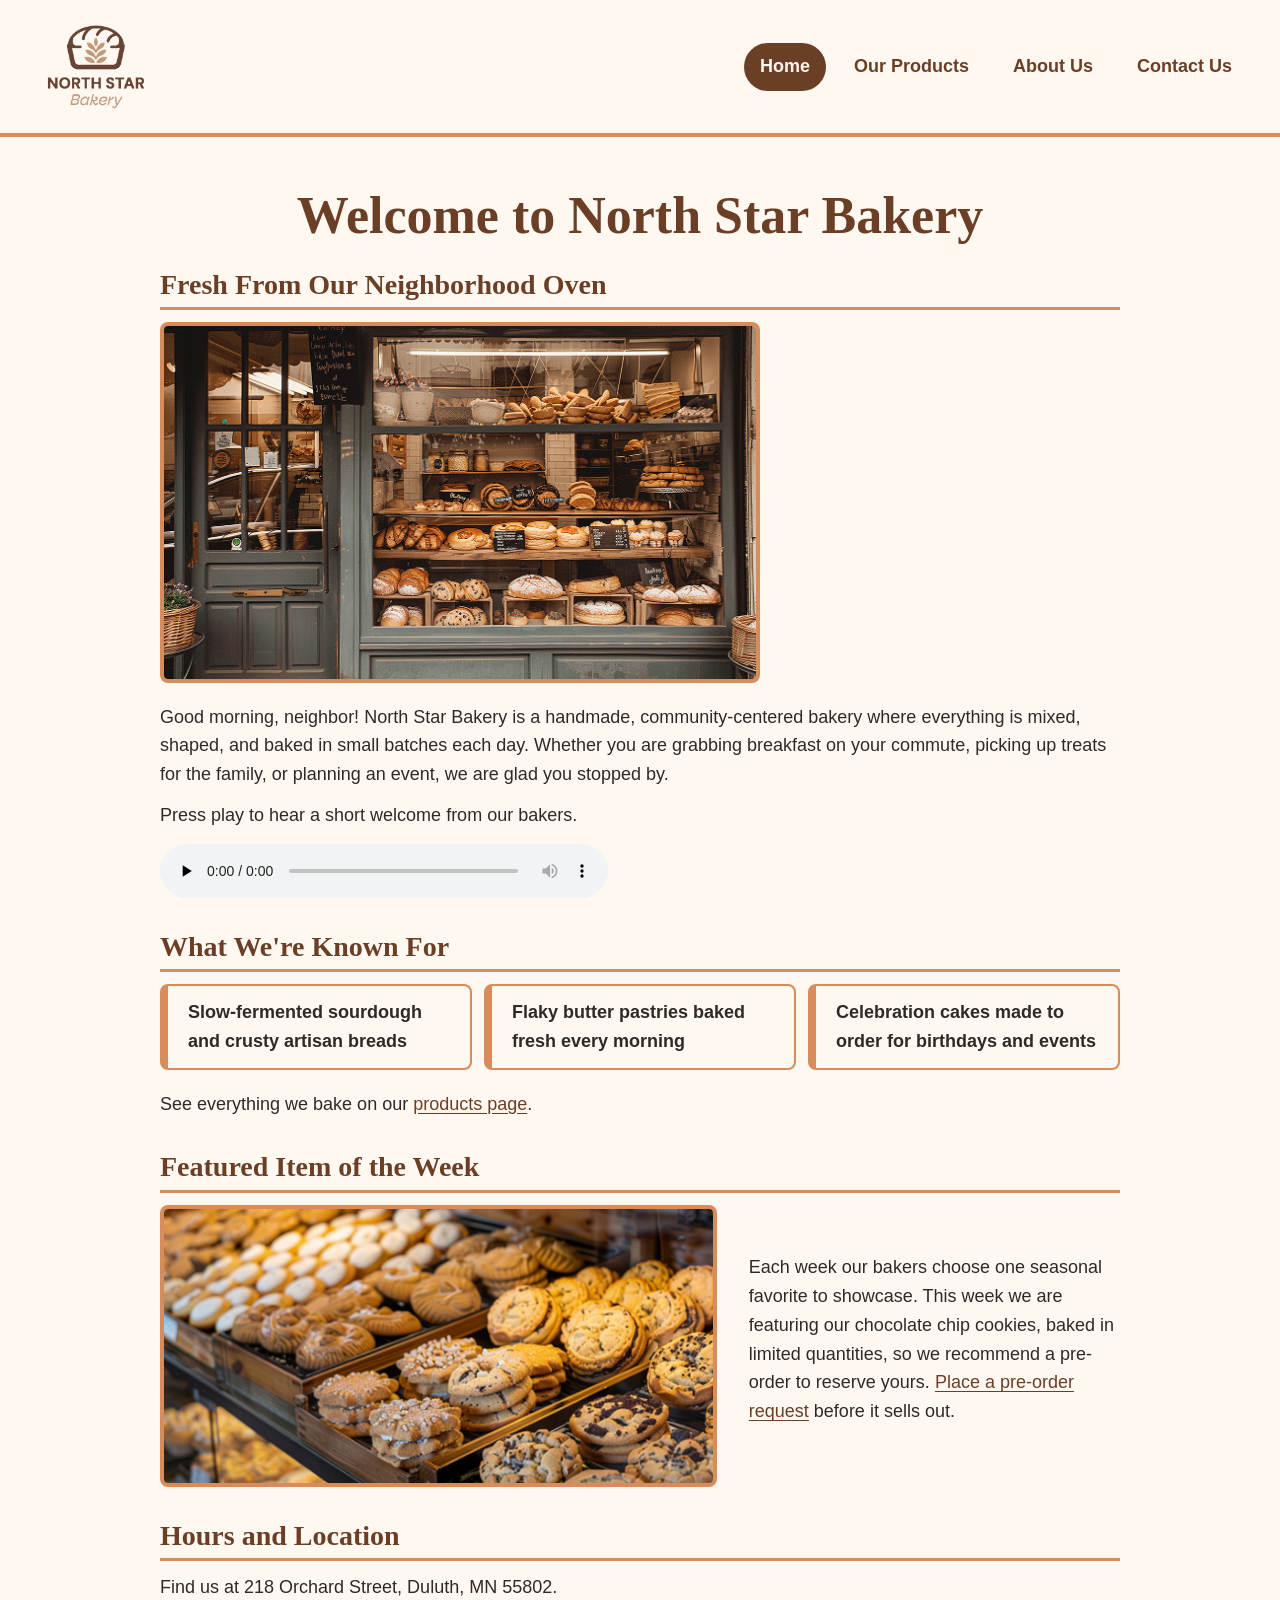
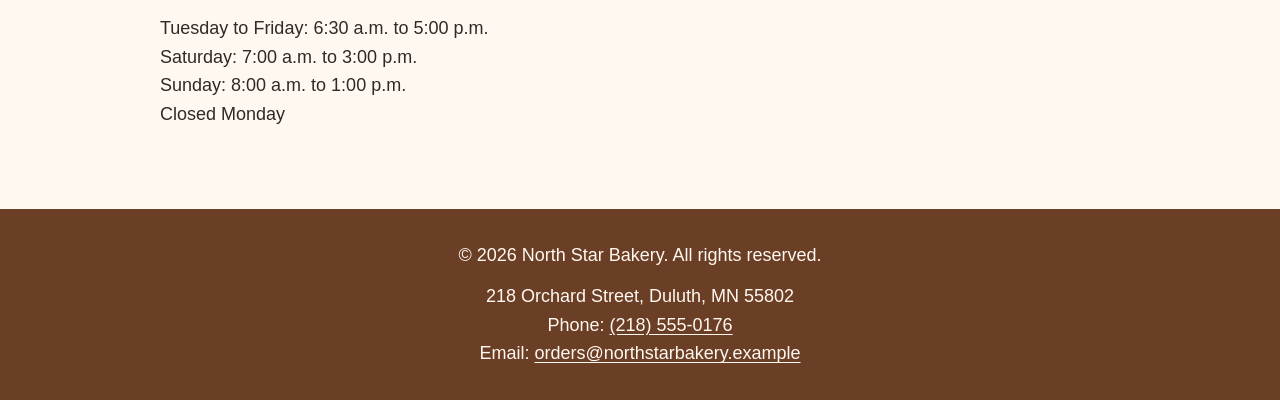
<file: index.html>
<!DOCTYPE html>
<html lang="en">
<head>
  <meta charset="UTF-8">
  <meta name="viewport" content="width=device-width, initial-scale=1.0">
  <meta name="description" content="North Star Bakery is a neighborhood bakery offering handmade breads, pastries, and cakes, with pre-orders available.">
  <title>North Star Bakery | Handmade Bread, Pastries, and Cakes</title>
  <link rel="stylesheet" href="styles.css">
  <script src="script.js" defer></script>
</head>
<body>
  <a href="#main-content">Skip to main content</a>

  <header>
    <a href="index.html"><img src="Bakery_c/bakery-logo_c.png" alt="North Star Bakery logo, a bread loaf with a wheat sprig emblem - return to home page" width="120"></a>
    <nav aria-label="Main navigation">
      <ul>
        <li><a href="index.html" aria-current="page">Home</a></li>
        <li><a href="products.html">Our Products</a></li>
        <li><a href="about.html">About Us</a></li>
        <li><a href="contact.html">Contact Us</a></li>
      </ul>
    </nav>
  </header>

  <main id="main-content">
    <h1>Welcome to North Star Bakery</h1>

    <section>
      <h2>Fresh From Our Neighborhood Oven</h2>
      <img src="Bakery_c/bakery-storefront_c.png" alt="The front of North Star Bakery, with a large shop window full of breads, rolls, and pastries on wooden shelves" width="600">
      <p>Good morning, neighbor! North Star Bakery is a handmade, community-centered bakery where everything is mixed, shaped, and baked in small batches each day. Whether you are grabbing breakfast on your commute, picking up treats for the family, or planning an event, we are glad you stopped by.</p>
      <p>Press play to hear a short welcome from our bakers.</p>
      <audio controls preload="none">
        <source src="Bakery_c/bakery-welcome_c.mp3" type="audio/mpeg">
        <p>Your browser does not support the audio element. You can <a href="Bakery_c/bakery-welcome_c.mp3">download the welcome message (MP3)</a> instead.</p>
      </audio>
    </section>

    <section>
      <h2>What We're Known For</h2>
      <ul class="feature-list">
        <li>Slow-fermented sourdough and crusty artisan breads</li>
        <li>Flaky butter pastries baked fresh every morning</li>
        <li>Celebration cakes made to order for birthdays and events</li>
      </ul>
      <p>See everything we bake on our <a href="products.html">products page</a>.</p>
    </section>

    <section>
      <h2>Featured Item of the Week</h2>
      <div class="feature">
      <picture>
        <source media="(min-width: 800px)" srcset="Bakery_c/bakery-feature-large_c.png">
        <img src="Bakery_c/bakery-feature-small_c.png" alt="Trays of freshly baked cookies, including chocolate chip cookies, and glazed pastries in the North Star Bakery display case" width="600">
      </picture>
      <p>Each week our bakers choose one seasonal favorite to showcase. This week we are featuring our chocolate chip cookies, baked in limited quantities, so we recommend a pre-order to reserve yours. <a href="contact.html">Place a pre-order request</a> before it sells out.</p>
      </div>
    </section>

    <section>
      <h2>Hours and Location</h2>
      <p>Find us at 218 Orchard Street, Duluth, MN 55802.</p>
      <p>Tuesday to Friday: 6:30 a.m. to 5:00 p.m.<br>
      Saturday: 7:00 a.m. to 3:00 p.m.<br>
      Sunday: 8:00 a.m. to 1:00 p.m.<br>
      Closed Monday</p>
    </section>
  </main>

  <footer>
    <p>&copy; 2026 North Star Bakery. All rights reserved.</p>
    <address>
      218 Orchard Street, Duluth, MN 55802<br>
      Phone: <a href="tel:+12185550176">(218) 555-0176</a><br>
      Email: <a href="mailto:orders@northstarbakery.example">orders@northstarbakery.example</a>
    </address>
  </footer>
</body>
</html>
</file>
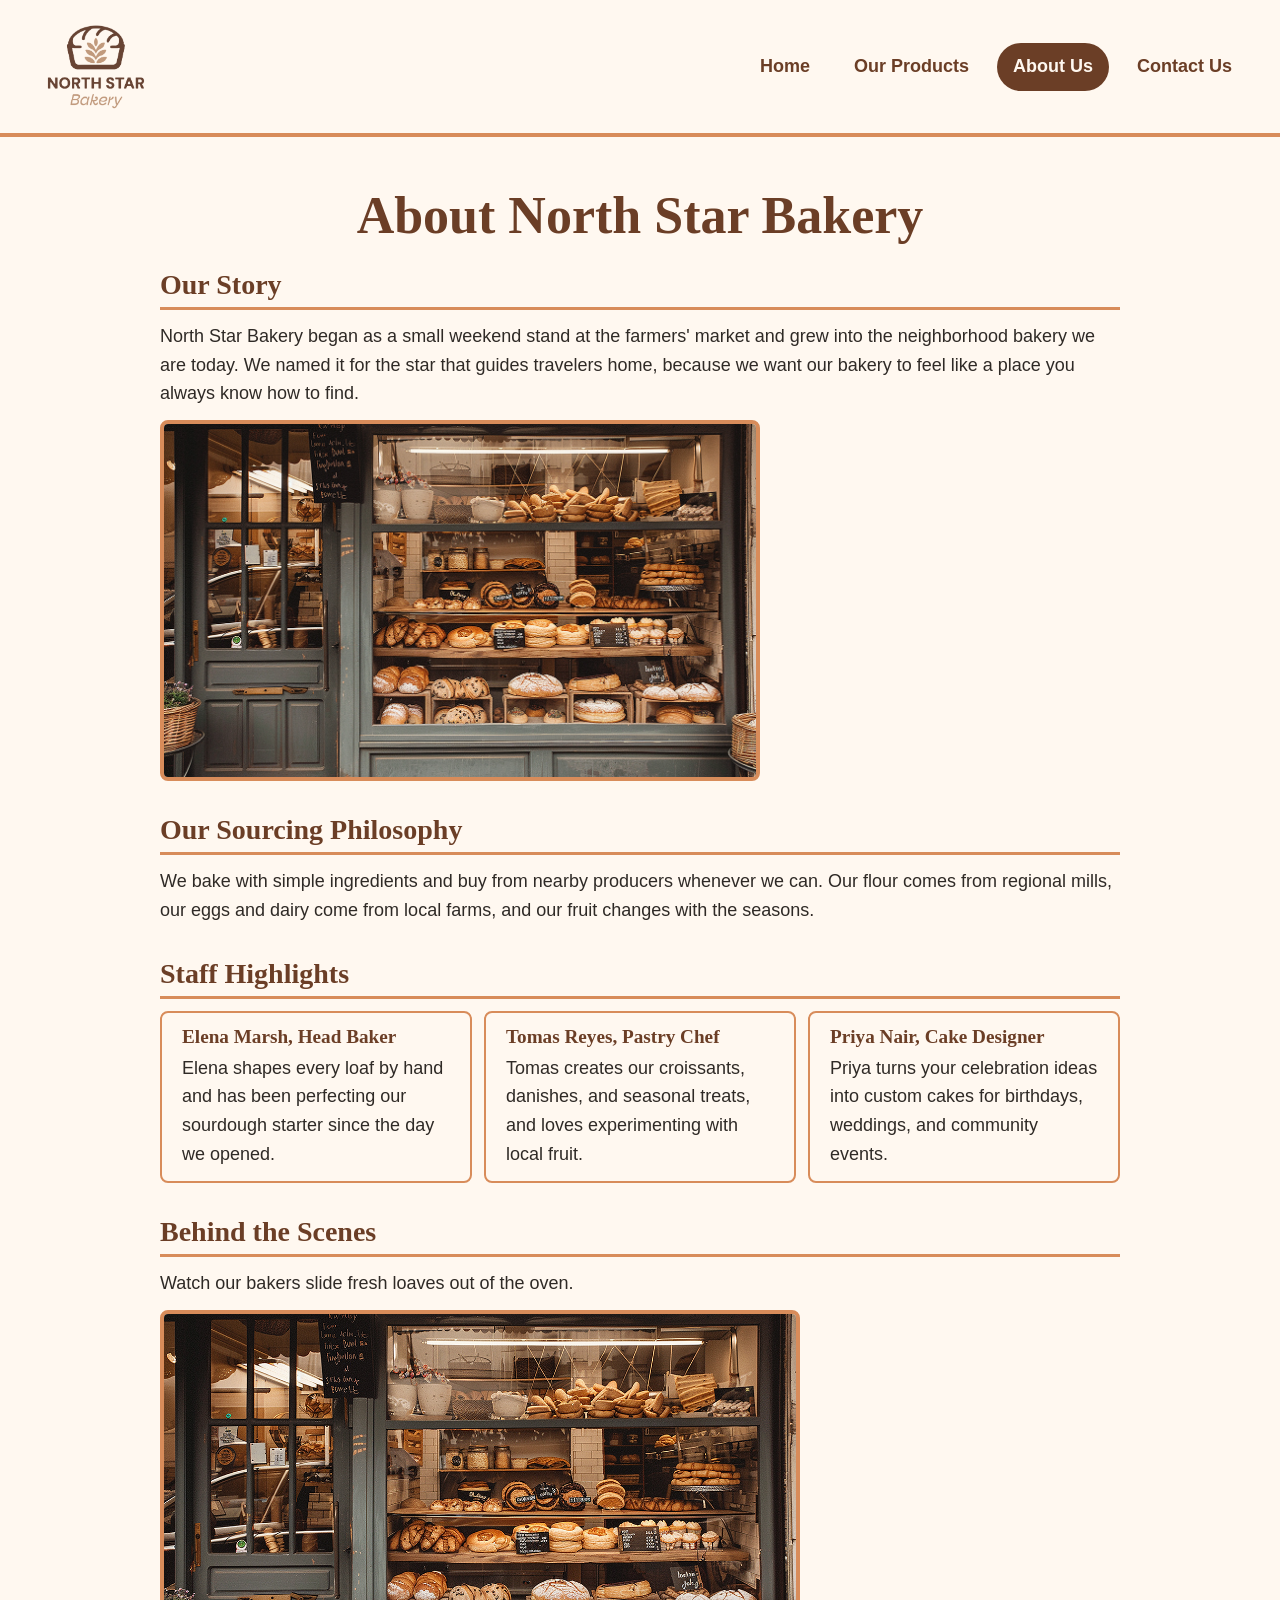
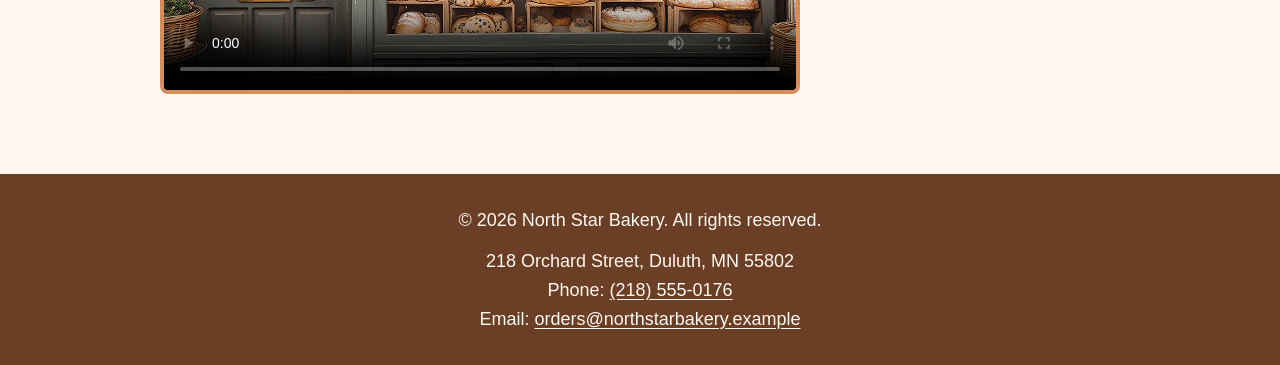
<file: about.html>
<!DOCTYPE html>
<html lang="en">
<head>
  <meta charset="UTF-8">
  <meta name="viewport" content="width=device-width, initial-scale=1.0">
  <meta name="description" content="Learn the story, sourcing philosophy, and team behind North Star Bakery.">
  <title>About Us | North Star Bakery</title>
  <link rel="stylesheet" href="styles.css">
  <script src="script.js" defer></script>
</head>
<body>
  <a href="#main-content">Skip to main content</a>

  <header>
    <a href="index.html"><img src="Bakery_c/bakery-logo_c.png" alt="North Star Bakery logo, a bread loaf with a wheat sprig emblem - return to home page" width="120"></a>
    <nav aria-label="Main navigation">
      <ul>
        <li><a href="index.html">Home</a></li>
        <li><a href="products.html">Our Products</a></li>
        <li><a href="about.html" aria-current="page">About Us</a></li>
        <li><a href="contact.html">Contact Us</a></li>
      </ul>
    </nav>
  </header>

  <main id="main-content">
    <h1>About North Star Bakery</h1>

    <section>
      <h2>Our Story</h2>
      <p>North Star Bakery began as a small weekend stand at the farmers' market and grew into the neighborhood bakery we are today. We named it for the star that guides travelers home, because we want our bakery to feel like a place you always know how to find.</p>
      <img src="Bakery_c/bakery-storefront_c.png" alt="North Star Bakery's storefront window, where neighbors stop in each morning for fresh bread and pastries" width="600">
    </section>

    <section>
      <h2>Our Sourcing Philosophy</h2>
      <p>We bake with simple ingredients and buy from nearby producers whenever we can. Our flour comes from regional mills, our eggs and dairy come from local farms, and our fruit changes with the seasons.</p>
    </section>

    <section>
      <h2>Staff Highlights</h2>
      <div class="card-row">
        <article>
          <h3>Elena Marsh, Head Baker</h3>
          <p>Elena shapes every loaf by hand and has been perfecting our sourdough starter since the day we opened.</p>
        </article>
        <article>
          <h3>Tomas Reyes, Pastry Chef</h3>
          <p>Tomas creates our croissants, danishes, and seasonal treats, and loves experimenting with local fruit.</p>
        </article>
        <article>
          <h3>Priya Nair, Cake Designer</h3>
          <p>Priya turns your celebration ideas into custom cakes for birthdays, weddings, and community events.</p>
        </article>
      </div>
    </section>

    <section>
      <h2>Behind the Scenes</h2>
      <p>Watch our bakers slide fresh loaves out of the oven.</p>
      <video controls preload="metadata" poster="Bakery_c/bakery-storefront_c.png" width="640">
        <source src="Bakery_c/bakery-behind-scenes_c.mp4" type="video/mp4">
        <p>Your browser does not support the video element. The video shows our baker using a wooden peel to slide freshly baked loaves out of the oven. You can <a href="Bakery_c/bakery-behind-scenes_c.mp4">download the behind-the-scenes video (MP4)</a> instead.</p>
      </video>
    </section>
  </main>

  <footer>
    <p>&copy; 2026 North Star Bakery. All rights reserved.</p>
    <address>
      218 Orchard Street, Duluth, MN 55802<br>
      Phone: <a href="tel:+12185550176">(218) 555-0176</a><br>
      Email: <a href="mailto:orders@northstarbakery.example">orders@northstarbakery.example</a>
    </address>
  </footer>
</body>
</html>
</file>
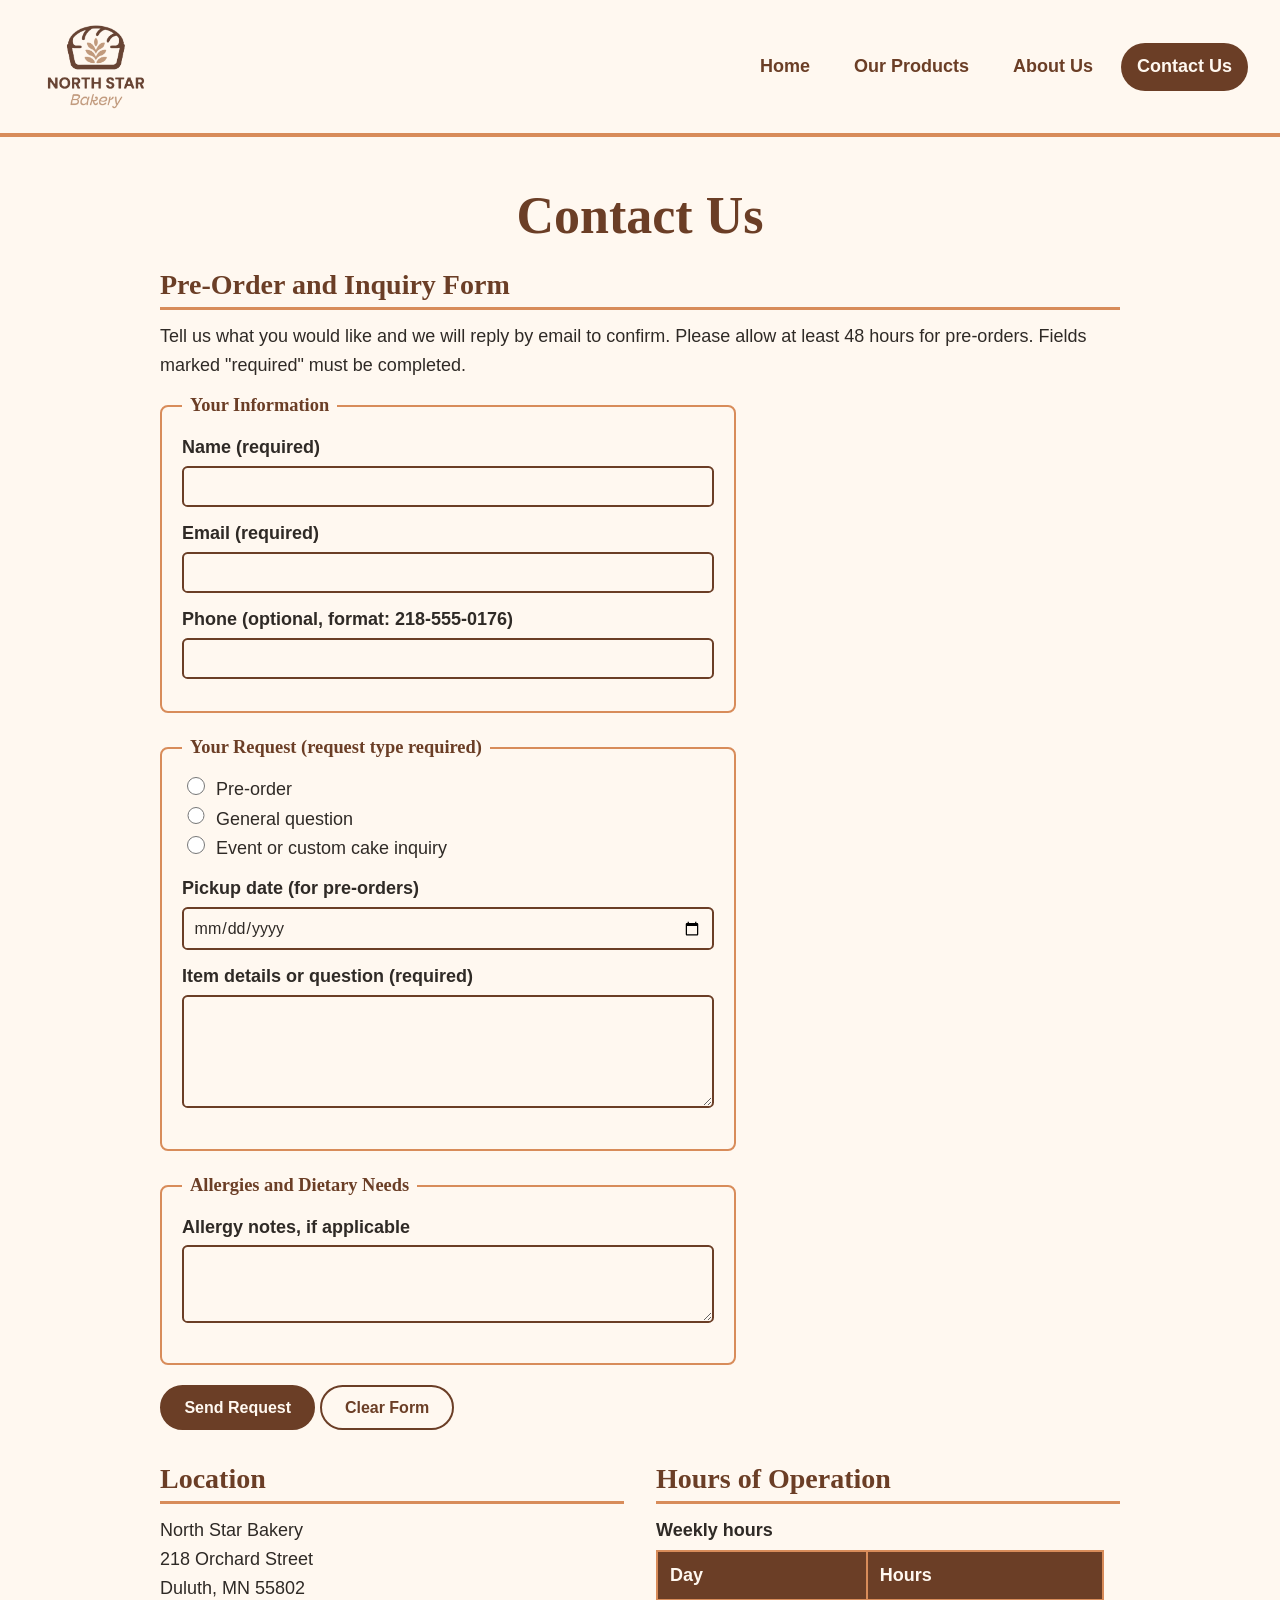
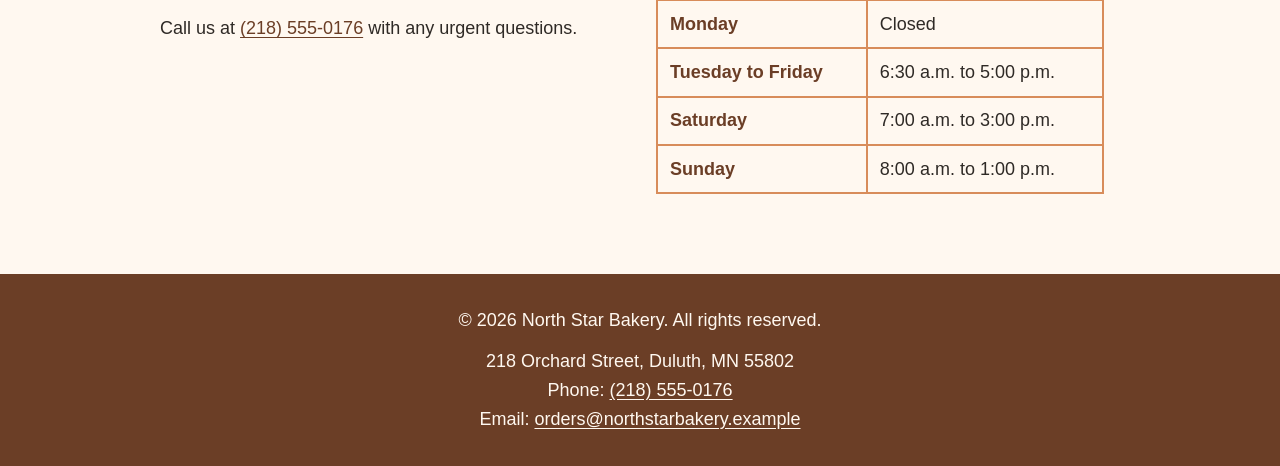
<file: contact.html>
<!DOCTYPE html>
<html lang="en">
<head>
  <meta charset="UTF-8">
  <meta name="viewport" content="width=device-width, initial-scale=1.0">
  <meta name="description" content="Send a pre-order or inquiry to North Star Bakery and find our location and hours.">
  <title>Contact Us | North Star Bakery</title>
  <link rel="stylesheet" href="styles.css">
  <script src="script.js" defer></script>
</head>
<body>
  <a href="#main-content">Skip to main content</a>

  <header>
    <a href="index.html"><img src="Bakery_c/bakery-logo_c.png" alt="North Star Bakery logo, a bread loaf with a wheat sprig emblem - return to home page" width="120"></a>
    <nav aria-label="Main navigation">
      <ul>
        <li><a href="index.html">Home</a></li>
        <li><a href="products.html">Our Products</a></li>
        <li><a href="about.html">About Us</a></li>
        <li><a href="contact.html" aria-current="page">Contact Us</a></li>
      </ul>
    </nav>
  </header>

  <main id="main-content">
    <h1>Contact Us</h1>

    <section>
      <h2>Pre-Order and Inquiry Form</h2>
      <p>Tell us what you would like and we will reply by email to confirm. Please allow at least 48 hours for pre-orders. Fields marked "required" must be completed.</p>

      <div id="form-status" role="status" tabindex="-1" hidden></div>
      <p id="prefill-note" hidden></p>

      <form id="contact-form" action="https://example.com/preorder" method="post" novalidate>
        <fieldset>
          <legend>Your Information</legend>
          <p>
            <label for="name">Name (required)</label><br>
            <input type="text" id="name" name="name" required minlength="2" maxlength="60" autocomplete="name" aria-describedby="name-error">
            <span class="error" id="name-error" aria-live="polite"></span>
          </p>
          <p>
            <label for="email">Email (required)</label><br>
            <input type="email" id="email" name="email" required autocomplete="email" aria-describedby="email-error">
            <span class="error" id="email-error" aria-live="polite"></span>
          </p>
          <p>
            <label for="phone">Phone (optional, format: 218-555-0176)</label><br>
            <input type="tel" id="phone" name="phone" pattern="[0-9]{3}-[0-9]{3}-[0-9]{4}" title="Enter a phone number in the format 218-555-0176" autocomplete="tel" aria-describedby="phone-error">
            <span class="error" id="phone-error" aria-live="polite"></span>
          </p>
        </fieldset>

        <fieldset>
          <legend>Your Request (request type required)</legend>
          <p>
            <input type="radio" id="type-preorder" name="request-type" value="pre-order" required>
            <label for="type-preorder">Pre-order</label><br>
            <input type="radio" id="type-question" name="request-type" value="general-question">
            <label for="type-question">General question</label><br>
            <input type="radio" id="type-event" name="request-type" value="event-inquiry">
            <label for="type-event">Event or custom cake inquiry</label>
            <span class="error" id="type-error" aria-live="polite"></span>
          </p>
          <p>
            <label for="pickup-date">Pickup date (for pre-orders)</label><br>
            <input type="date" id="pickup-date" name="pickup-date" aria-describedby="pickup-date-error">
            <span class="error" id="pickup-date-error" aria-live="polite"></span>
          </p>
          <p>
            <label for="details">Item details or question (required)</label><br>
            <textarea id="details" name="details" rows="5" cols="40" required minlength="10" maxlength="500" aria-describedby="details-error"></textarea>
            <span class="error" id="details-error" aria-live="polite"></span>
          </p>
        </fieldset>

        <fieldset>
          <legend>Allergies and Dietary Needs</legend>
          <p>
            <label for="allergies">Allergy notes, if applicable</label><br>
            <textarea id="allergies" name="allergies" rows="3" cols="40" maxlength="300" aria-describedby="allergies-error"></textarea>
            <span class="error" id="allergies-error" aria-live="polite"></span>
          </p>
        </fieldset>

        <p>
          <button type="submit">Send Request</button>
          <button type="reset">Clear Form</button>
        </p>
      </form>
    </section>

    <div class="info-row">
    <section>
      <h2>Location</h2>
      <p>North Star Bakery<br>
      218 Orchard Street<br>
      Duluth, MN 55802</p>
      <p>Call us at <a href="tel:+12185550176">(218) 555-0176</a> with any urgent questions.</p>
    </section>

    <section>
      <h2>Hours of Operation</h2>
      <table>
        <caption>Weekly hours</caption>
        <thead>
          <tr>
            <th scope="col">Day</th>
            <th scope="col">Hours</th>
          </tr>
        </thead>
        <tbody>
          <tr>
            <th scope="row">Monday</th>
            <td>Closed</td>
          </tr>
          <tr>
            <th scope="row">Tuesday to Friday</th>
            <td>6:30 a.m. to 5:00 p.m.</td>
          </tr>
          <tr>
            <th scope="row">Saturday</th>
            <td>7:00 a.m. to 3:00 p.m.</td>
          </tr>
          <tr>
            <th scope="row">Sunday</th>
            <td>8:00 a.m. to 1:00 p.m.</td>
          </tr>
        </tbody>
      </table>
    </section>
    </div>
  </main>

  <footer>
    <p>&copy; 2026 North Star Bakery. All rights reserved.</p>
    <address>
      218 Orchard Street, Duluth, MN 55802<br>
      Phone: <a href="tel:+12185550176">(218) 555-0176</a><br>
      Email: <a href="mailto:orders@northstarbakery.example">orders@northstarbakery.example</a>
    </address>
  </footer>
</body>
</html>
</file>
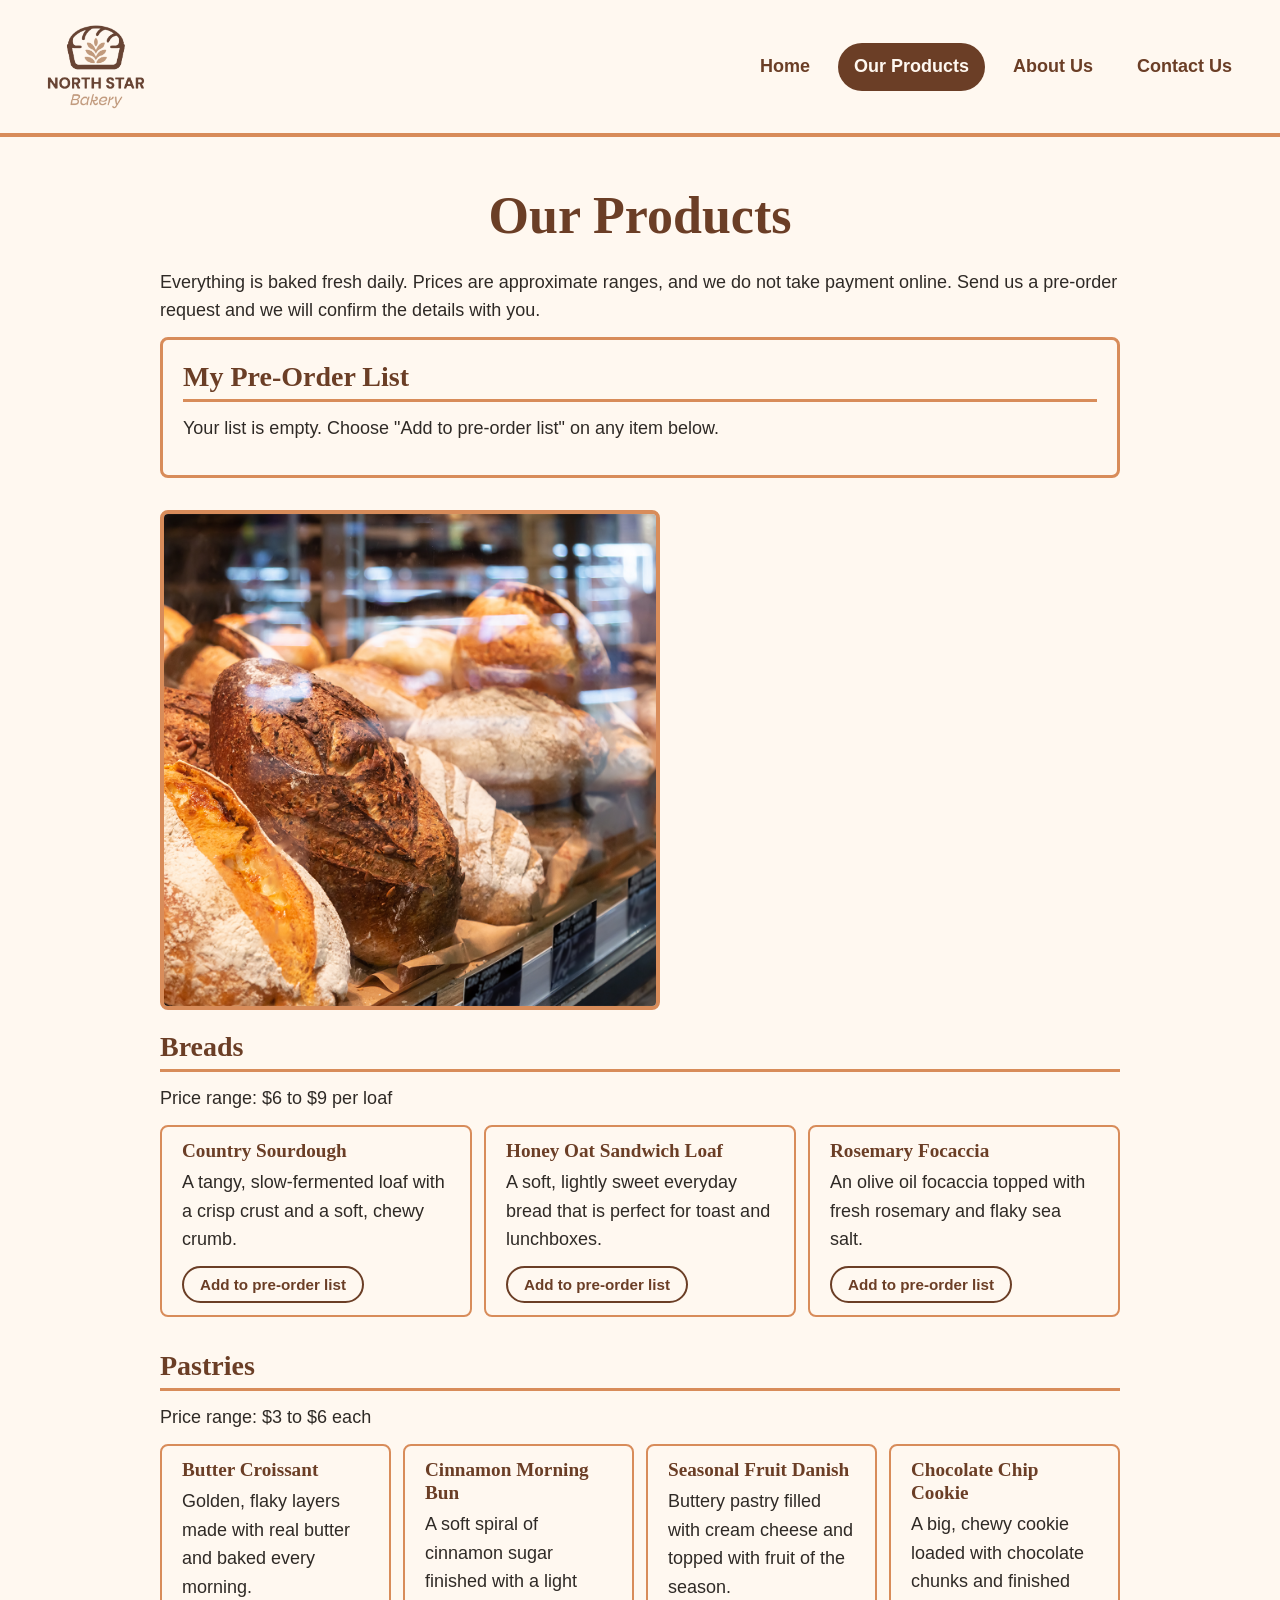
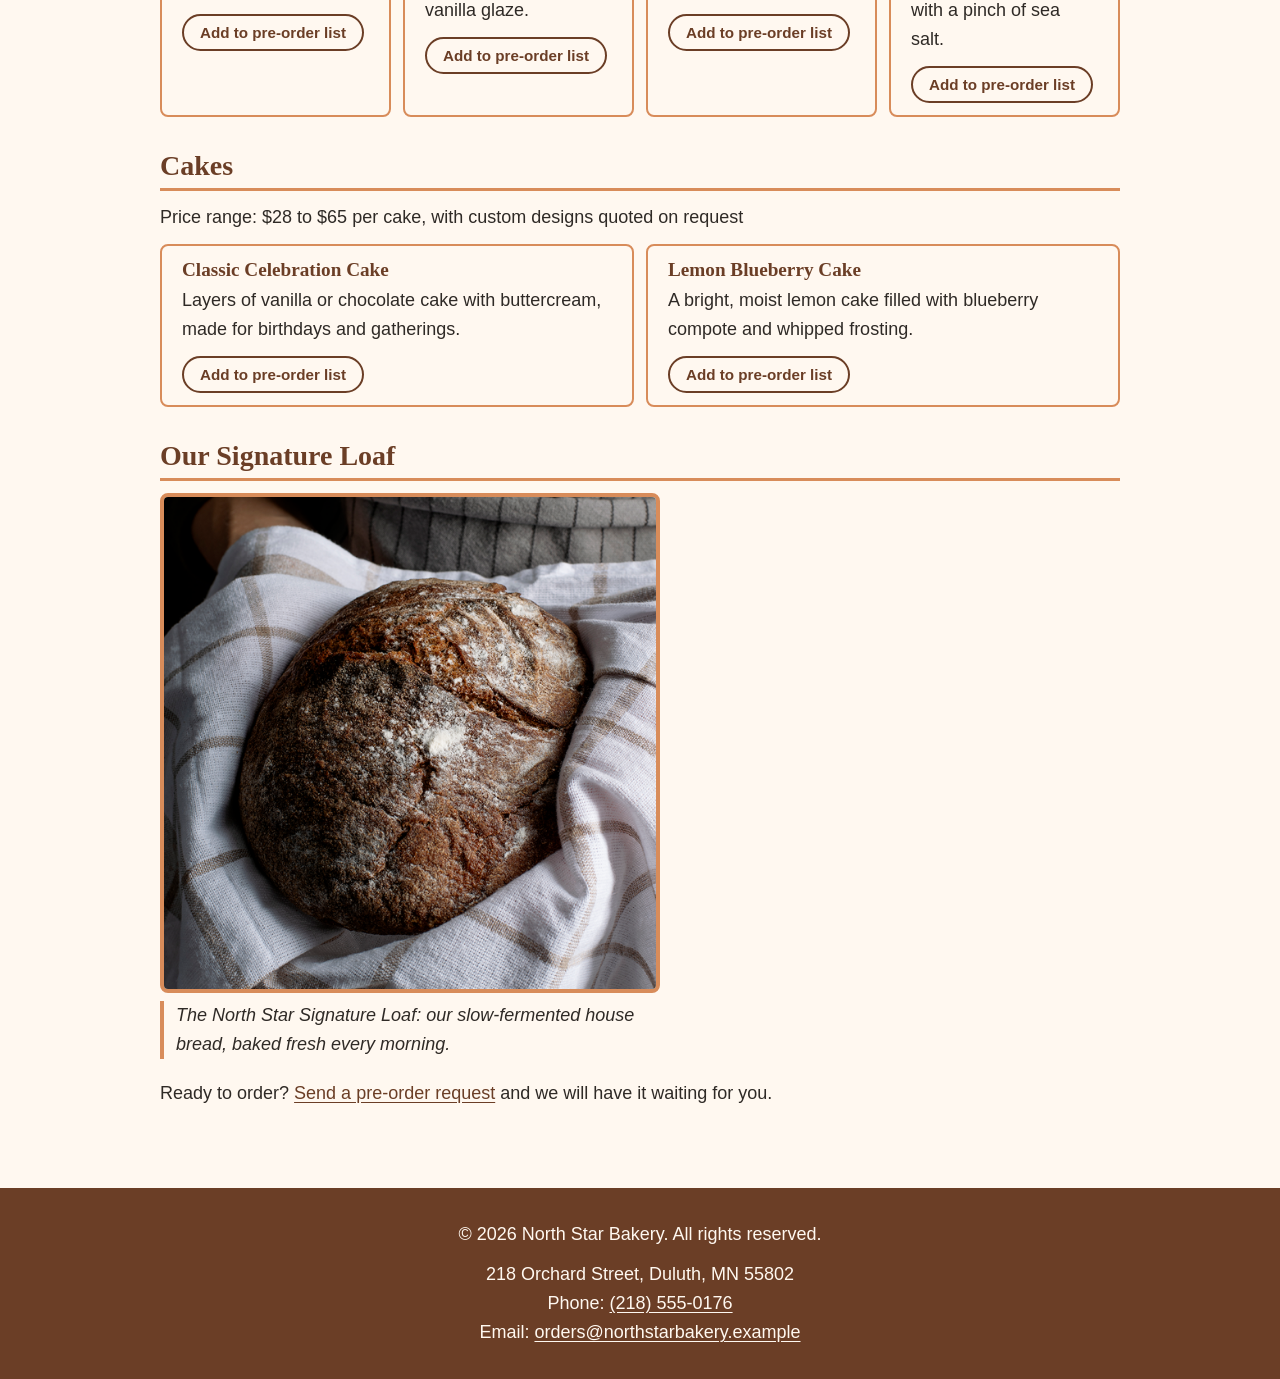
<file: products.html>
<!DOCTYPE html>
<html lang="en">
<head>
  <meta charset="UTF-8">
  <meta name="viewport" content="width=device-width, initial-scale=1.0">
  <meta name="description" content="Browse North Star Bakery's breads, pastries, and cakes, with brief descriptions and price ranges.">
  <title>Our Products | North Star Bakery</title>
  <link rel="stylesheet" href="styles.css">
  <script src="script.js" defer></script>
</head>
<body>
  <a href="#main-content">Skip to main content</a>

  <header>
    <a href="index.html"><img src="Bakery_c/bakery-logo_c.png" alt="North Star Bakery logo, a bread loaf with a wheat sprig emblem - return to home page" width="120"></a>
    <nav aria-label="Main navigation">
      <ul>
        <li><a href="index.html">Home</a></li>
        <li><a href="products.html" aria-current="page">Our Products</a></li>
        <li><a href="about.html">About Us</a></li>
        <li><a href="contact.html">Contact Us</a></li>
      </ul>
    </nav>
  </header>

  <main id="main-content">
    <h1>Our Products</h1>
    <p>Everything is baked fresh daily. Prices are approximate ranges, and we do not take payment online. Send us a pre-order request and we will confirm the details with you.</p>

    <section id="my-list" aria-labelledby="list-heading">
      <h2 id="list-heading">My Pre-Order List</h2>
      <p id="list-status" aria-live="polite">Your list is empty. Choose "Add to pre-order list" on any item below.</p>
      <ul id="saved-list"></ul>
      <div id="list-actions" hidden>
        <a href="contact.html">Request these items</a>
        <button type="button" id="clear-list" class="small-btn">Clear list</button>
      </div>
    </section>

    <img src="Bakery_c/bakery-bread_c.png" alt="Crusty artisan loaves, including a dark seeded loaf and flour-dusted rounds, stacked in a bakery display case" width="500">

    <section>
      <h2>Breads</h2>
      <p>Price range: $6 to $9 per loaf</p>
      <div class="card-row">
        <article>
          <h3>Country Sourdough</h3>
          <p>A tangy, slow-fermented loaf with a crisp crust and a soft, chewy crumb.</p>
          <button type="button" class="save-btn" data-id="country-sourdough" aria-pressed="false">Add to pre-order list</button>
        </article>
        <article>
          <h3>Honey Oat Sandwich Loaf</h3>
          <p>A soft, lightly sweet everyday bread that is perfect for toast and lunchboxes.</p>
          <button type="button" class="save-btn" data-id="honey-oat-loaf" aria-pressed="false">Add to pre-order list</button>
        </article>
        <article>
          <h3>Rosemary Focaccia</h3>
          <p>An olive oil focaccia topped with fresh rosemary and flaky sea salt.</p>
          <button type="button" class="save-btn" data-id="rosemary-focaccia" aria-pressed="false">Add to pre-order list</button>
        </article>
      </div>
    </section>

    <section>
      <h2>Pastries</h2>
      <p>Price range: $3 to $6 each</p>
      <div class="card-row">
        <article>
          <h3>Butter Croissant</h3>
          <p>Golden, flaky layers made with real butter and baked every morning.</p>
          <button type="button" class="save-btn" data-id="butter-croissant" aria-pressed="false">Add to pre-order list</button>
        </article>
        <article>
          <h3>Cinnamon Morning Bun</h3>
          <p>A soft spiral of cinnamon sugar finished with a light vanilla glaze.</p>
          <button type="button" class="save-btn" data-id="cinnamon-morning-bun" aria-pressed="false">Add to pre-order list</button>
        </article>
        <article>
          <h3>Seasonal Fruit Danish</h3>
          <p>Buttery pastry filled with cream cheese and topped with fruit of the season.</p>
          <button type="button" class="save-btn" data-id="seasonal-fruit-danish" aria-pressed="false">Add to pre-order list</button>
        </article>
        <article>
          <h3>Chocolate Chip Cookie</h3>
          <p>A big, chewy cookie loaded with chocolate chunks and finished with a pinch of sea salt.</p>
          <button type="button" class="save-btn" data-id="chocolate-chip-cookie" aria-pressed="false">Add to pre-order list</button>
        </article>
      </div>
    </section>

    <section>
      <h2>Cakes</h2>
      <p>Price range: $28 to $65 per cake, with custom designs quoted on request</p>
      <div class="card-row">
        <article>
          <h3>Classic Celebration Cake</h3>
          <p>Layers of vanilla or chocolate cake with buttercream, made for birthdays and gatherings.</p>
          <button type="button" class="save-btn" data-id="classic-celebration-cake" aria-pressed="false">Add to pre-order list</button>
        </article>
        <article>
          <h3>Lemon Blueberry Cake</h3>
          <p>A bright, moist lemon cake filled with blueberry compote and whipped frosting.</p>
          <button type="button" class="save-btn" data-id="lemon-blueberry-cake" aria-pressed="false">Add to pre-order list</button>
        </article>
      </div>
    </section>

    <section>
      <h2>Our Signature Loaf</h2>
      <figure>
        <img src="Bakery_c/bakery-signature-loaf_c.png" alt="North Star Bakery's Signature Loaf, a round, flour-dusted artisan loaf with a scored crust, resting in a checked kitchen towel" width="500">
        <figcaption>The North Star Signature Loaf: our slow-fermented house bread, baked fresh every morning.</figcaption>
      </figure>
      <p>Ready to order? <a href="contact.html">Send a pre-order request</a> and we will have it waiting for you.</p>
    </section>
  </main>

  <footer>
    <p>&copy; 2026 North Star Bakery. All rights reserved.</p>
    <address>
      218 Orchard Street, Duluth, MN 55802<br>
      Phone: <a href="tel:+12185550176">(218) 555-0176</a><br>
      Email: <a href="mailto:orders@northstarbakery.example">orders@northstarbakery.example</a>
    </address>
  </footer>
</body>
</html>
</file>
<file: styles.css>
/* ==========================================================
   North Star Bakery - Visual Design System
   Warm, handmade, and community centered.

   Colors (4):
     Cream    #FFF8F0  page background
     Brown    #6B3E26  headings, links, buttons, footer
     Peach    #D88C5A  accents, borders, hover states
     Charcoal #2F2A26  body text

   Fonts (2):
     Georgia (serif)  headings
     Arial (sans)     body text, navigation, forms
   ========================================================== */

:root {
  --cream: #FFF8F0;
  --brown: #6B3E26;
  --peach: #D88C5A;
  --charcoal: #2F2A26;

  --font-heading: Georgia, "Times New Roman", serif;
  --font-body: Arial, Helvetica, sans-serif;

  --space-s: 0.75rem;
  --space-m: 1.25rem;
  --space-l: 2rem;
}

/* ---------- Base (mobile first) ---------- */
*,
*::before,
*::after {
  box-sizing: border-box;
}

body {
  margin: 0;
  background-color: var(--cream);
  color: var(--charcoal);
  font-family: var(--font-body);
  font-size: 1.0625rem;
  line-height: 1.6;
  display: flex;
  flex-direction: column;
  min-height: 100vh;
}

img,
video {
  max-width: 100%;
  height: auto;
}

audio {
  display: block;
  width: 100%;
  max-width: 28rem;
  min-height: 3.5rem;
  margin-bottom: var(--space-m);
}

/* ---------- Headings: serif, brown, clear hierarchy ---------- */
h1,
h2,
h3 {
  font-family: var(--font-heading);
  color: var(--brown);
  line-height: 1.2;
}

h1 {
  font-size: 2rem;
  margin: 0 0 var(--space-m);
}

h2 {
  font-size: 1.5rem;
  margin: 0 0 var(--space-s);
  padding-bottom: 0.35rem;
  border-bottom: 3px solid var(--peach);
}

h3 {
  font-size: 1.2rem;
  margin: 0 0 0.35rem;
}

p {
  margin: 0 0 var(--space-s);
}

/* ---------- Links ---------- */
a {
  color: var(--brown);
  text-decoration: underline;
  text-underline-offset: 0.15em;
}

a:hover {
  color: var(--charcoal);
  text-decoration-color: var(--peach);
  text-decoration-thickness: 3px;
}

a:focus-visible,
button:focus-visible,
input:focus-visible,
select:focus-visible,
textarea:focus-visible {
  outline: 3px solid var(--brown);
  outline-offset: 3px;
}

/* ---------- Skip link (visible only on keyboard focus) ---------- */
a[href="#main-content"] {
  position: absolute;
  left: -999px;
  top: 0;
  background-color: var(--brown);
  color: var(--cream);
  padding: var(--space-s) var(--space-m);
  z-index: 10;
}

a[href="#main-content"]:focus {
  left: 0;
}

/* ---------- Header and navigation (Flexbox) ---------- */
header {
  display: flex;
  flex-direction: column;
  align-items: center;
  gap: var(--space-s);
  padding: var(--space-s) var(--space-m);
  border-bottom: 4px solid var(--peach);
}

header img {
  display: block;
  width: 7rem;
  /* The logo file has a white background; multiply blends it into the cream page. */
  mix-blend-mode: multiply;
}

nav ul {
  display: flex;
  flex-wrap: wrap;
  justify-content: center;
  gap: 0.5rem;
  list-style: none;
  margin: 0;
  padding: 0;
}

nav a {
  display: block;
  padding: 0.6rem 1rem;
  min-height: 2.75rem;
  border-radius: 2rem;
  font-weight: bold;
  text-decoration: none;
  color: var(--brown);
}

nav a:hover {
  background-color: var(--peach);
  color: var(--charcoal);
}

nav a[aria-current="page"] {
  background-color: var(--brown);
  color: var(--cream);
}

/* ---------- Main content ---------- */
main {
  flex: 1 0 auto;
  width: 100%;
  max-width: 64rem;
  margin: 0 auto;
  padding: var(--space-m) var(--space-m) var(--space-l);
}

section {
  margin-bottom: var(--space-l);
}

main > h1 {
  text-align: center;
}

/* Images keep their proportions and get a warm frame */
main img,
main video {
  display: block;
  border: 4px solid var(--peach);
  border-radius: 0.5rem;
  margin: 0 0 var(--space-m);
}

main picture {
  display: block;
}

/* ---------- Home page ---------- */
.feature-list {
  display: flex;
  flex-direction: column;
  gap: var(--space-s);
  list-style: none;
  margin: 0 0 var(--space-m);
  padding: 0;
}

.feature-list li {
  border: 2px solid var(--peach);
  border-left-width: 8px;
  border-radius: 0.5rem;
  padding: var(--space-s) var(--space-m);
  font-weight: bold;
}

.feature {
  display: flex;
  flex-direction: column;
  gap: var(--space-s);
}

/* ---------- Card rows (products and staff) ---------- */
.card-row {
  display: flex;
  flex-direction: column;
  gap: var(--space-s);
}

.card-row article {
  border: 2px solid var(--peach);
  border-radius: 0.5rem;
  padding: var(--space-s) var(--space-m);
}

.card-row article p {
  margin-bottom: 0;
}

/* ---------- Contact page ---------- */
.info-row {
  display: flex;
  flex-direction: column;
}

form {
  max-width: 36rem;
}

fieldset {
  margin: 0 0 var(--space-m);
  padding: var(--space-s) var(--space-m) var(--space-m);
  border: 2px solid var(--peach);
  border-radius: 0.5rem;
}

legend {
  padding: 0 0.5rem;
  font-family: var(--font-heading);
  font-weight: bold;
  font-size: 1.15rem;
  color: var(--brown);
}

label {
  font-weight: bold;
}

input[type="text"],
input[type="email"],
input[type="tel"],
input[type="date"],
textarea {
  width: 100%;
  margin-top: 0.25rem;
  padding: 0.6rem;
  border: 2px solid var(--brown);
  border-radius: 0.35rem;
  background-color: var(--cream);
  color: var(--charcoal);
  font-family: var(--font-body);
  font-size: 1rem;
}

input[type="radio"] {
  width: 1.1rem;
  height: 1.1rem;
  margin-right: 0.4rem;
  accent-color: var(--brown);
}

fieldset input[type="radio"] + label {
  font-weight: normal;
}

button {
  padding: 0.7rem 1.4rem;
  border: 2px solid var(--brown);
  border-radius: 2rem;
  background-color: var(--brown);
  color: var(--cream);
  font-family: var(--font-body);
  font-size: 1rem;
  font-weight: bold;
  cursor: pointer;
}

button:hover {
  background-color: var(--peach);
  border-color: var(--peach);
  color: var(--charcoal);
}

button[type="reset"] {
  background-color: var(--cream);
  color: var(--brown);
}

button[type="reset"]:hover {
  background-color: var(--peach);
  color: var(--charcoal);
}

/* Hours table */
table {
  width: 100%;
  max-width: 28rem;
  border-collapse: collapse;
}

caption {
  text-align: left;
  font-weight: bold;
  padding-bottom: 0.35rem;
}

th,
td {
  padding: 0.55rem 0.75rem;
  border: 2px solid var(--peach);
  text-align: left;
}

thead th {
  background-color: var(--brown);
  color: var(--cream);
}

tbody th {
  color: var(--brown);
}

/* ---------- Figure ---------- */
figure {
  margin: 0 0 var(--space-m);
  max-width: 32rem;
}

figure img {
  margin-bottom: 0;
}

figcaption {
  margin-top: 0.5rem;
  padding-left: var(--space-s);
  border-left: 4px solid var(--peach);
  font-style: italic;
}

/* ---------- Footer ---------- */
footer {
  background-color: var(--brown);
  color: var(--cream);
  padding: var(--space-m);
  text-align: center;
}

footer p {
  margin-bottom: var(--space-s);
}

footer address {
  font-style: normal;
}

footer a {
  color: var(--cream);
}

footer a:hover {
  color: var(--peach);
  text-decoration-color: var(--peach);
}

/* ==========================================================
   Tablet and larger (768px and up)
   ========================================================== */
@media (min-width: 48em) {
  h1 {
    font-size: 2.75rem;
  }

  h2 {
    font-size: 1.75rem;
  }

  header {
    flex-direction: row;
    justify-content: space-between;
    padding: var(--space-s) var(--space-l);
  }

  header img {
    width: 8rem;
  }

  nav ul {
    justify-content: flex-end;
    gap: 0.75rem;
  }

  main {
    padding: var(--space-l);
  }

  .feature-list {
    flex-direction: row;
  }

  .feature-list li {
    flex: 1 1 0;
  }

  .feature {
    flex-direction: row;
    align-items: center;
    gap: var(--space-l);
  }

  .feature picture {
    flex: 3 1 0;
  }

  .feature p {
    flex: 2 1 0;
  }

  .feature img {
    margin-bottom: 0;
    width: 100%;
  }

  .card-row {
    flex-direction: row;
    flex-wrap: wrap;
  }

  .card-row article {
    flex: 1 1 14rem;
  }

  .info-row {
    flex-direction: row;
    gap: var(--space-l);
  }

  .info-row section {
    flex: 1 1 0;
  }

  footer {
    padding: var(--space-l);
  }
}

/* ==========================================================
   Large desktop (1024px and up)
   ========================================================== */
@media (min-width: 64em) {
  body {
    font-size: 1.125rem;
  }

  h1 {
    font-size: 3.25rem;
  }

  main {
    padding: 3rem var(--space-l);
  }
}

/* ==========================================================
   Interactive features (Touchstone 4)
   ========================================================== */

/* Product cards hold an "add to list" button at the bottom */
.card-row article {
  display: flex;
  flex-direction: column;
}

.save-btn,
.small-btn {
  align-self: flex-start;
  background-color: var(--cream);
  color: var(--brown);
  font-size: 0.95rem;
}

.save-btn {
  margin-top: var(--space-s);
  padding: 0.5rem 1rem;
}

.save-btn[aria-pressed="true"] {
  background-color: var(--brown);
  color: var(--cream);
}

.save-btn[aria-pressed="true"]:hover {
  background-color: var(--peach);
  color: var(--charcoal);
}

.small-btn {
  padding: 0.35rem 0.9rem;
}

/* My Pre-Order List panel */
#my-list {
  border: 3px solid var(--peach);
  border-radius: 0.5rem;
  padding: var(--space-m);
}

#saved-list {
  display: flex;
  flex-direction: column;
  gap: 0.5rem;
  list-style: none;
  margin: 0 0 var(--space-s);
  padding: 0;
}

#saved-list:empty {
  margin: 0;
}

#saved-list li {
  display: flex;
  justify-content: space-between;
  align-items: center;
  gap: var(--space-s);
  padding-bottom: 0.4rem;
  border-bottom: 2px solid var(--peach);
}

#list-actions {
  display: flex;
  flex-wrap: wrap;
  align-items: center;
  gap: var(--space-m);
}

/* Form validation feedback (shown next to each field) */
.error {
  display: block;
  margin-top: 0.35rem;
  color: var(--brown);
  font-weight: bold;
}

.error:not(:empty)::before {
  content: "Error: ";
}

input.field-invalid,
textarea.field-invalid {
  border-width: 4px;
  border-style: dashed;
}

#form-status,
#prefill-note {
  padding: var(--space-s) var(--space-m);
  border-radius: 0.5rem;
  max-width: 36rem;
}

#form-status {
  border: 3px solid var(--brown);
  font-weight: bold;
}

#prefill-note {
  border: 2px solid var(--peach);
}

#list-actions[hidden],
#form-status[hidden],
#prefill-note[hidden] {
  display: none;
}
</file>
